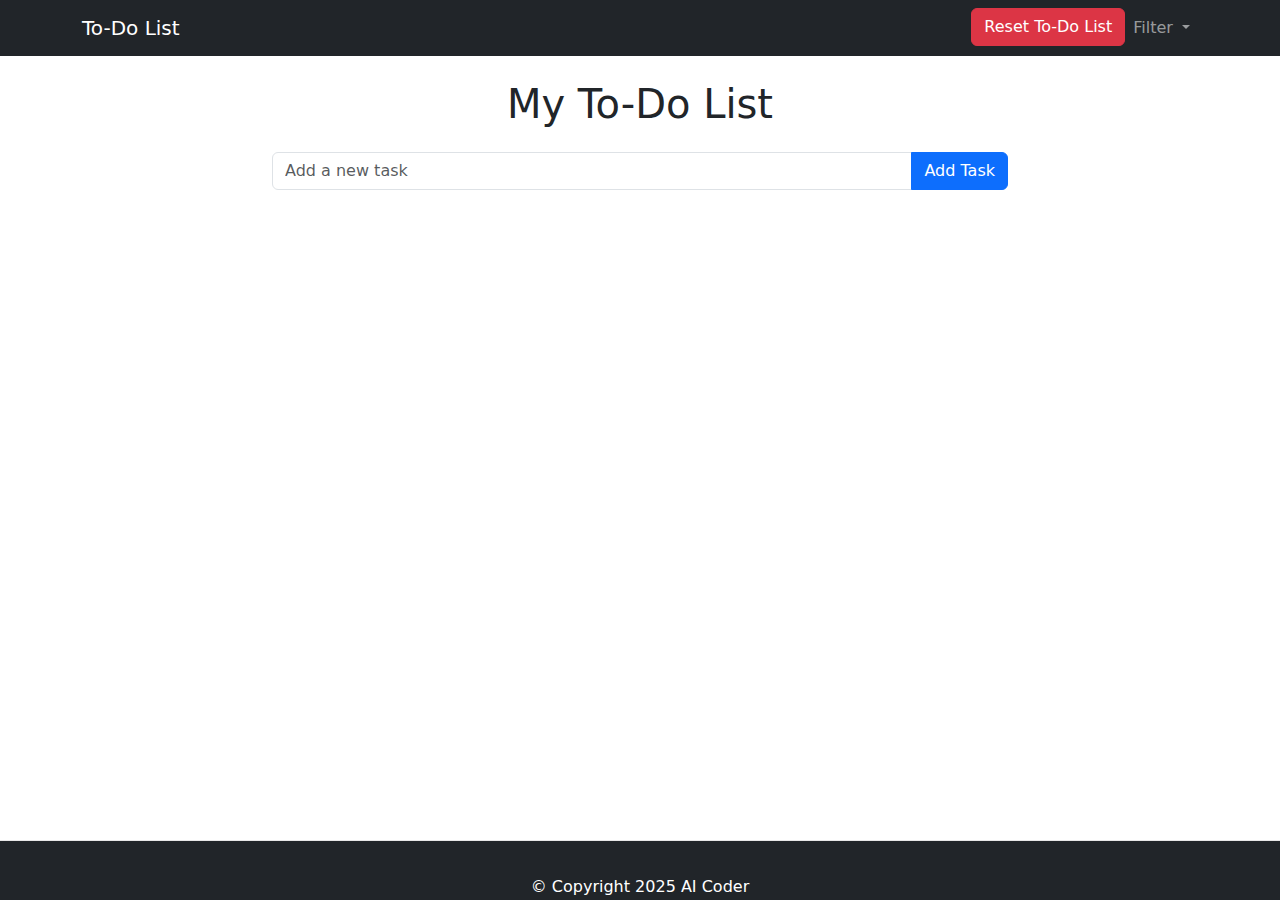
<file: SampleApps/TodoApp/index.html>
<!DOCTYPE html>
<html lang="en">
<head>
    <meta charset="UTF-8">
    <meta name="viewport" content="width=device-width, initial-scale=1.0">
    <title>To-Do App</title>
    <link href="https://cdn.jsdelivr.net/npm/bootstrap@5.3.2/dist/css/bootstrap.min.css" rel="stylesheet">
    <link rel="stylesheet" href="css/style.css">
</head>
<body>

    <nav class="navbar navbar-expand-lg navbar-dark bg-dark">
        <div class="container">
            <a class="navbar-brand" href="#">To-Do List</a>
            <button class="navbar-toggler" type="button" data-bs-toggle="collapse" data-bs-target="#navbarNav" aria-controls="navbarNav" aria-expanded="false" aria-label="Toggle navigation">
                <span class="navbar-toggler-icon"></span>
            </button>
            <div class="collapse navbar-collapse" id="navbarNav">
                <ul class="navbar-nav ms-auto">
                    <li class="nav-item">
                        <button id="resetBtn" class="btn btn-danger">Reset To-Do List</button>
                    </li>
                    <li class="nav-item dropdown">
                        <a class="nav-link dropdown-toggle" href="#" id="navbarDropdown" role="button" data-bs-toggle="dropdown" aria-expanded="false">
                            Filter
                        </a>
                        <ul class="dropdown-menu" aria-labelledby="navbarDropdown">
                            <li><a class="dropdown-item" id="filterAll" href="#">All</a></li>
                            <li><a class="dropdown-item" id="filterCompleted" href="#">Completed</a></li>
                            <li><a class="dropdown-item" id="filterPending" href="#">Pending</a></li>
                        </ul>
                    </li>
                </ul>
            </div>
        </div>
    </nav>

    <main class="container mt-4">
        <h1 class="text-center mb-4">My To-Do List</h1>

        <div class="row justify-content-center">
            <div class="col-md-8">
                <div class="input-group mb-3">
                    <input type="text" id="todoInput" class="form-control" placeholder="Add a new task">
                    <button class="btn btn-primary" id="addBtn">Add Task</button>
                </div>

                <ul id="todoList" class="list-group">
                    <!-- To-do items will be added here -->
                </ul>
            </div>
        </div>
    </main>

    <footer class="bg-dark text-white text-center py-3 mt-5">
        <div class="container">
            <p>&copy; Copyright 2025 AI Coder</p>
        </div>
    </footer>

    <script src="https://cdn.jsdelivr.net/npm/bootstrap@5.3.2/dist/js/bootstrap.bundle.min.js"></script>
    <script src="js/script.js"></script>
</body>
</html>
</file>
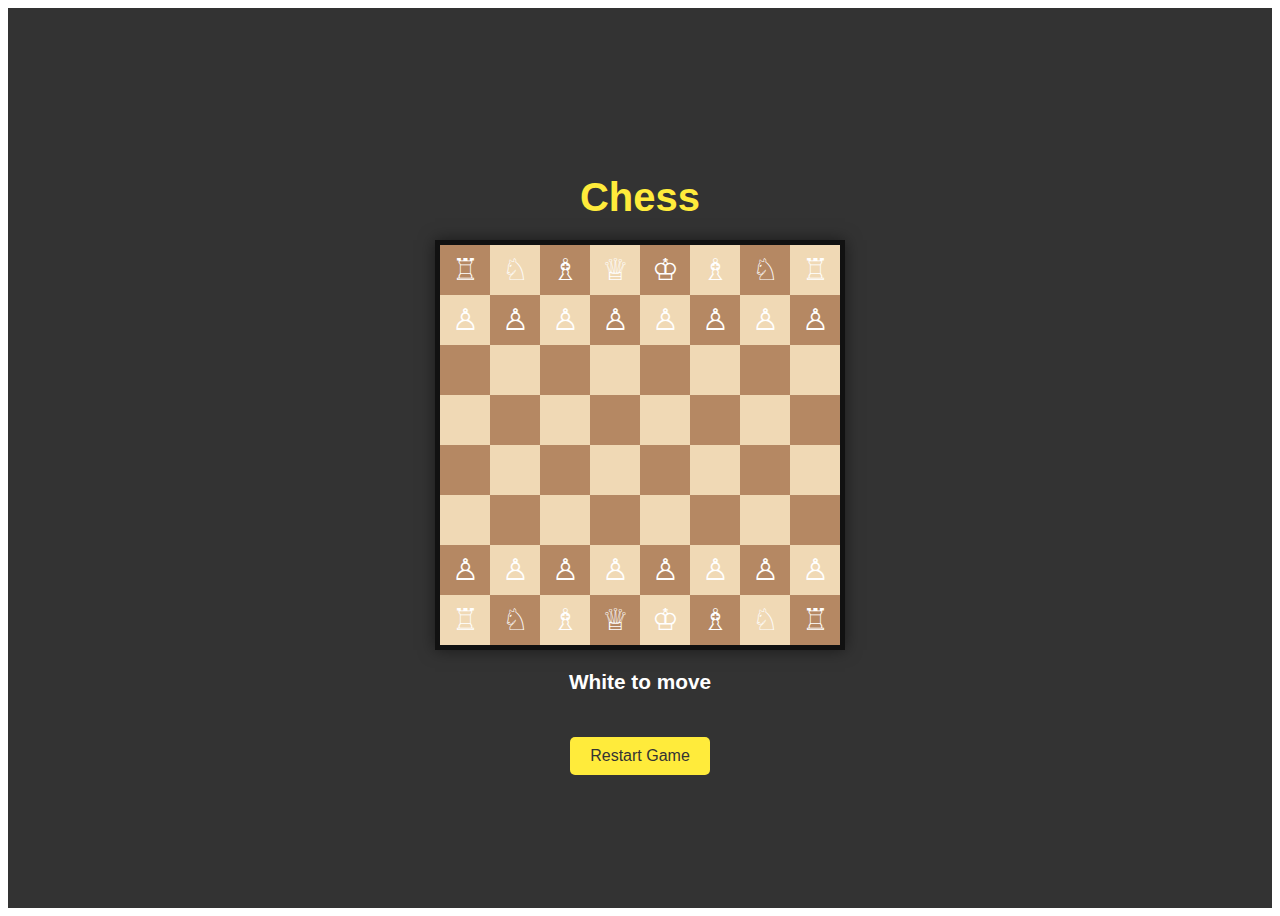
<file: SampleApps/MiniGamesHub/Games/Chess/index.html>
<!DOCTYPE html>
<html lang="en">
<head>
    <meta charset="UTF-8">
    <meta name="viewport" content="width=device-width, initial-scale=1.0">
    <title>Chess</title>
    <link rel="stylesheet" href="style.css">
</head>
<body>
    <div class="game-wrapper">
        <h2>Chess</h2>
        <div id="chess-board">
            <!-- Board squares and pieces will be generated by JS -->
        </div>
        <p id="game-message">White to move</p>
        <button id="restart-button">Restart Game</button>
    </div>
    <script src="script.js"></script>
</body>
</html>
</file>
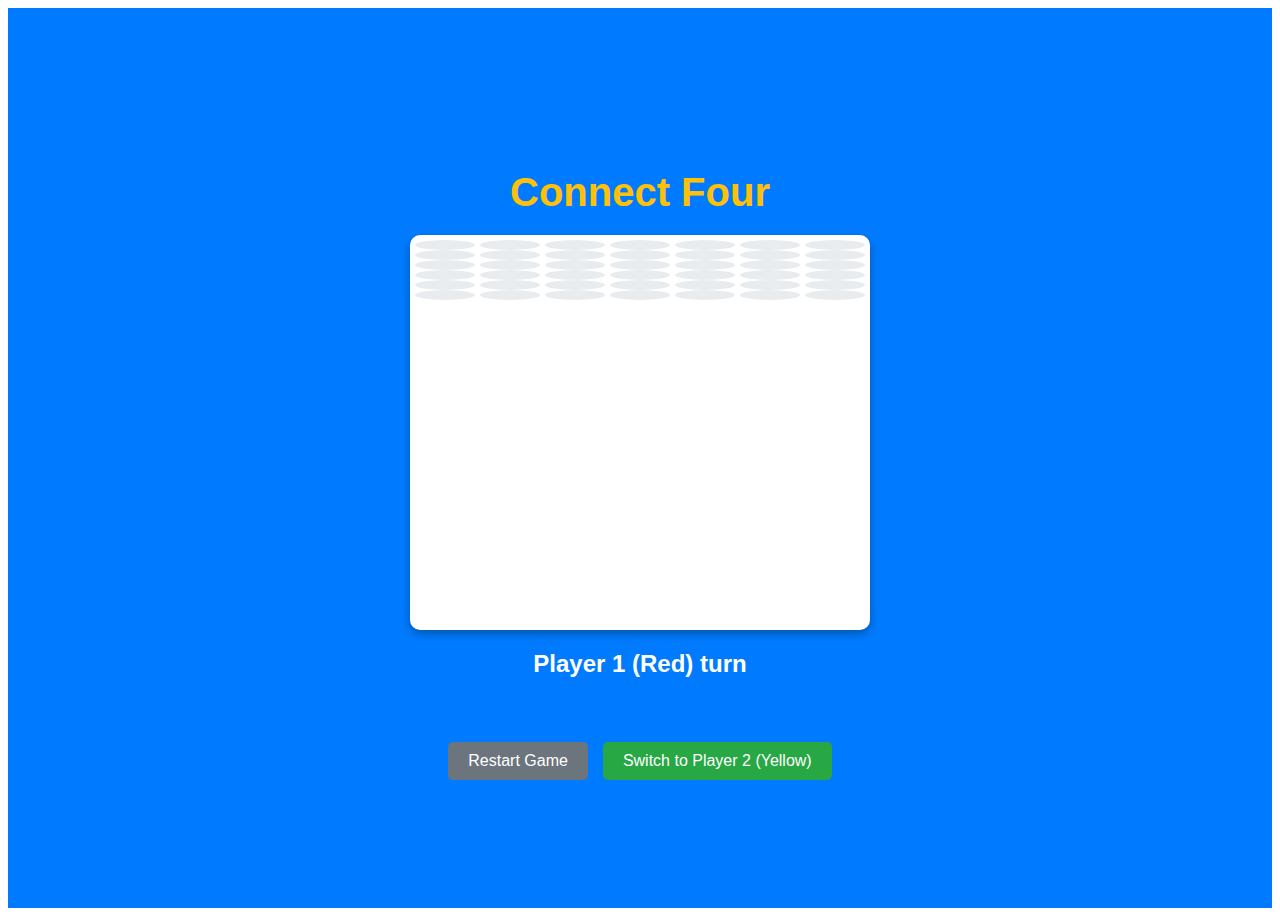
<file: SampleApps/MiniGamesHub/Games/ConnectFour/index.html>
<!DOCTYPE html>
<html lang="en">
<head>
    <meta charset="UTF-8">
    <meta name="viewport" content="width=device-width, initial-scale=1.0">
    <title>Connect Four</title>
    <link rel="stylesheet" href="style.css">
</head>
<body>
    <div class="game-wrapper">
        <h2>Connect Four</h2>
        <div id="game-board">
            <!-- Board will be generated by JS -->
        </div>
        <p id="game-message">Player 1 (Red) turn</p>
        <div class="controls">
            <button id="restart-button">Restart Game</button>
            <button id="change-player-btn">Switch to Player 2 (Yellow)</button>
        </div>
    </div>
    <script src="script.js"></script>
</body>
</html>
</file>
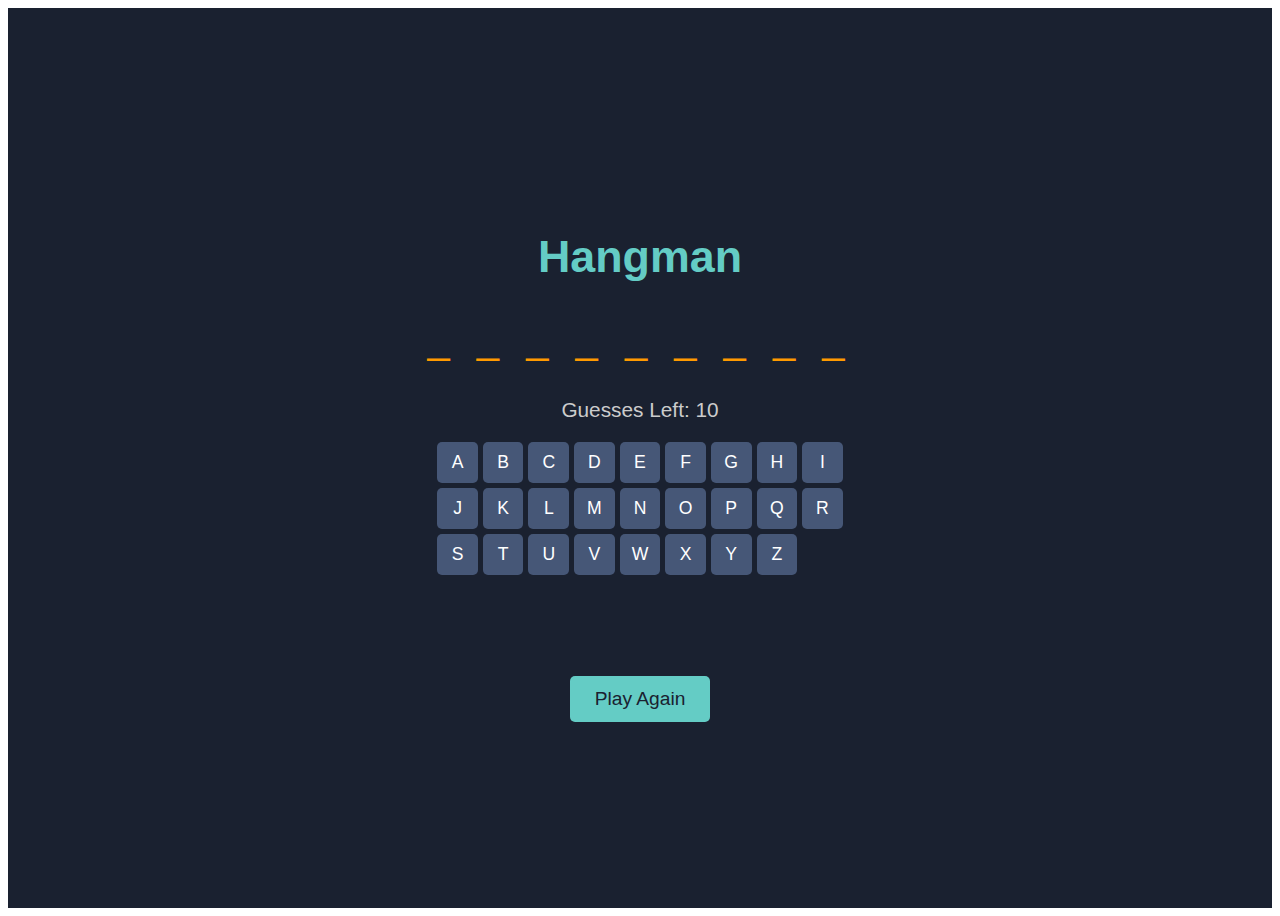
<file: SampleApps/MiniGamesHub/Games/Hangman/index.html>
<!DOCTYPE html html>
<html lang="en">
<head>
    <meta charset="UTF-8">
    <meta name="viewport" content="width=device-width, initial-scale=1.0">
    <title>Hangman</title>
    <link rel="stylesheet" href="style.css">
</head>
<body>
    <div class="game-wrapper">
        <h2>Hangman</h2>
        <div id="hangman-drawing">
            <svg width="200" height="250" viewBox="0 0 200 250">
                <!-- Gallows parts -->
                <line x1="50" y1="230" x2="150" y2="230" stroke="white" stroke-width="4"></line> <!-- Base -->
                <line x1="100" y1="230" x2="100" y2="30" stroke="white" stroke-width="4"></line>  <!-- Pole -->
                <line x1="100" y1="30" x2="150" y2="50" stroke="white" stroke-width="4"></line>   <!-- Rope -->
                <line x1="150" y1="50" x2="150" y2="80" stroke="white" stroke-width="3"></line>   <!-- Head support -->
                <!-- Head, Body, Arms, Legs will be drawn based on incorrect guesses -->
            </svg>
        </div>
        <div id="word-display">
            <!-- Word will be displayed here -->
        </div>
        <p id="guesses-left">Guesses Left: 10</p>
        <div id="keyboard">
            <!-- Keyboard buttons will be generated here -->
        </div>
        <p id="message"></p>
        <button id="restart-button">Play Again</button>
    </div>
    <script src="script.js"></script>
</body>
</html>
</file>
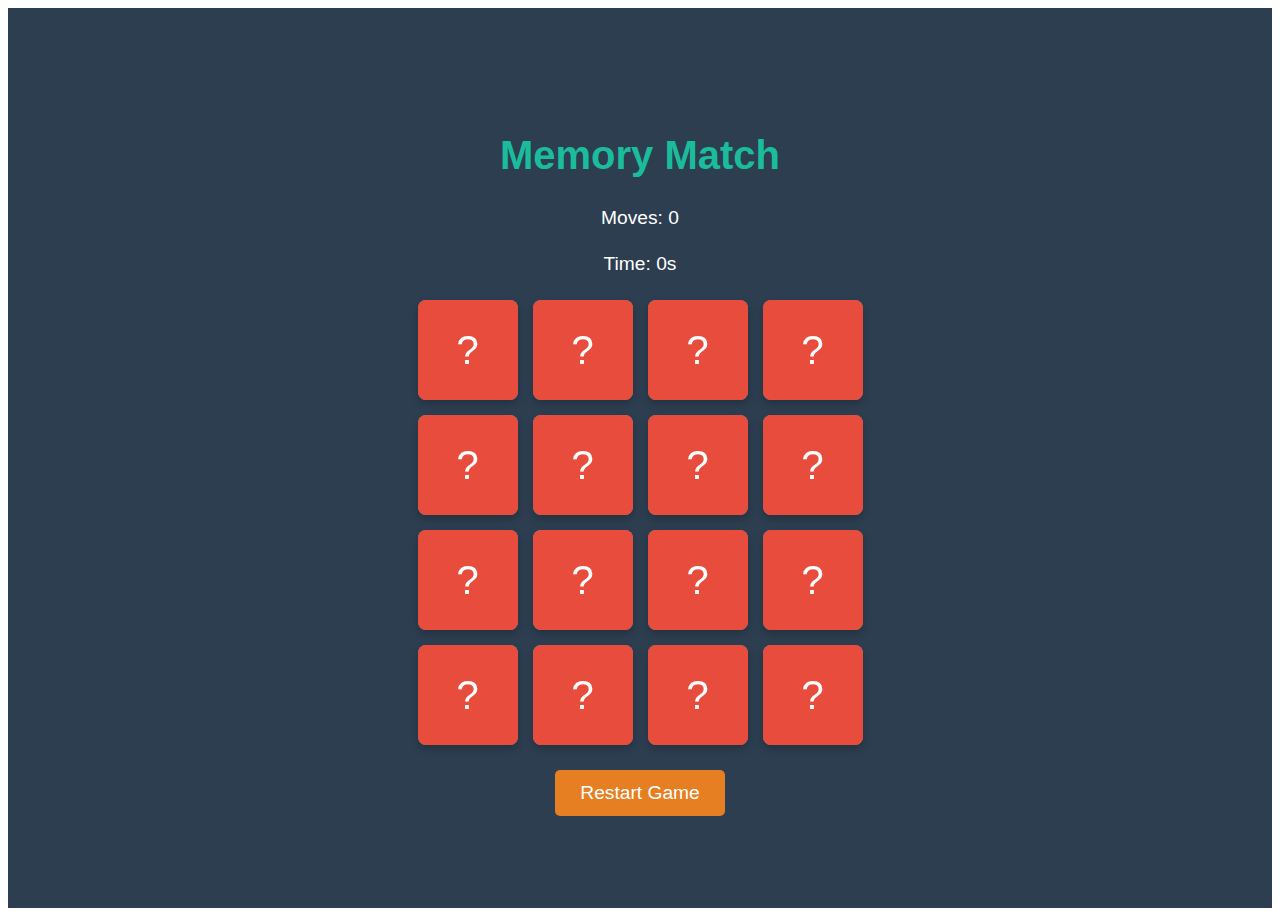
<file: SampleApps/MiniGamesHub/Games/MemoryMatch/index.html>
<!DOCTYPE html>
<html lang="en">
<head>
    <meta charset="UTF-8">
    <meta name="viewport" content="width=device-width, initial-scale=1.0">
    <title>Memory Match</title>
    <link rel="stylesheet" href="style.css">
</head>
<body>
    <div class="game-wrapper">
        <h2>Memory Match</h2>
        <p id="moves">Moves: 0</p>
        <p id="timer">Time: 0s</p>
        <div id="game-board">
            <!-- Cards will be generated by JS -->
        </div>
        <button id="restart-button">Restart Game</button>
    </div>
    <script src="script.js"></script>
</body>
</html>
</file>
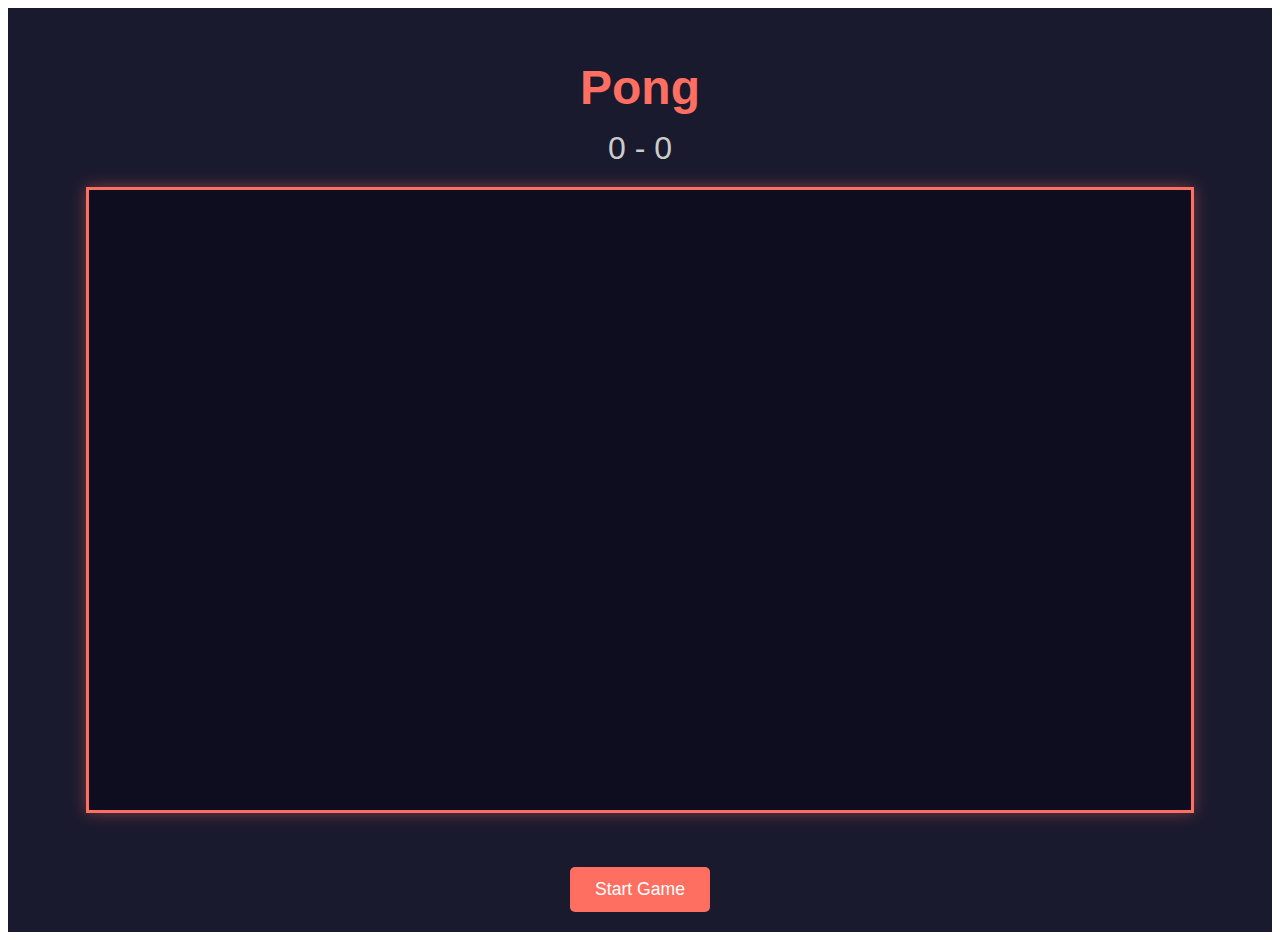
<file: SampleApps/MiniGamesHub/Games/Pong/index.html>
<!DOCTYPE html>
<html lang="en">
<head>
    <meta charset="UTF-8">
    <meta name="viewport" content="width=device-width, initial-scale=1.0">
    <title>Pong</title>
    <link rel="stylesheet" href="style.css">
</head>
<body>
    <div class="game-wrapper">
        <h1>Pong</h1>
        <div class="score-display">
            <span id="player1-score">0</span> - <span id="player2-score">0</span>
        </div>
        <canvas id="pong-canvas"></canvas>
        <p id="message"></p>
        <button id="start-button">Start Game</button>
        <button id="restart-button" style="display: none;">Play Again</button>
    </div>
    <script src="script.js"></script>
</body>
</html>
</file>
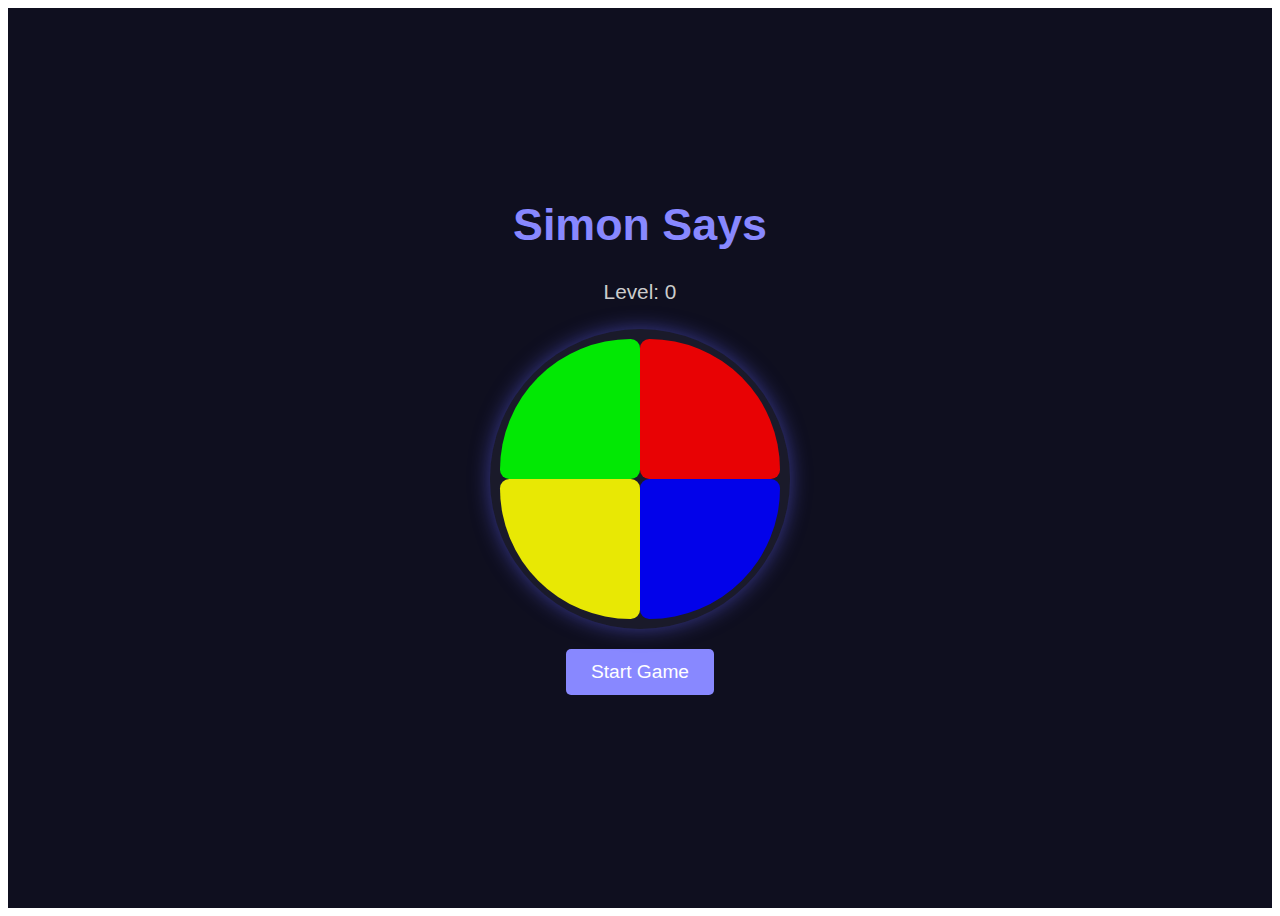
<file: SampleApps/MiniGamesHub/Games/SimonSays/index.html>
<!DOCTYPE html>
<html lang="en">
<head>
    <meta charset="UTF-8">
    <meta name="viewport" content="width=device-width, initial-scale=1.0">
    <title>Simon Says</title>
    <link rel="stylesheet" href="style.css">
</head>
<body>
    <div class="game-wrapper">
        <h2>Simon Says</h2>
        <p id="level">Level: 0</p>
        <div id="simon-board">
            <div class="simon-pad" id="pad-green" data-color="green"></div>
            <div class="simon-pad" id="pad-red" data-color="red"></div>
            <div class="simon-pad" id="pad-yellow" data-color="yellow"></div>
            <div class="simon-pad" id="pad-blue" data-color="blue"></div>
        </div>
        <button id="start-button">Start Game</button>
        <button id="restart-button">Play Again</button>
        <p id="message"></p>
    </div>
    <script src="script.js"></script>
</body>
</html>
</file>
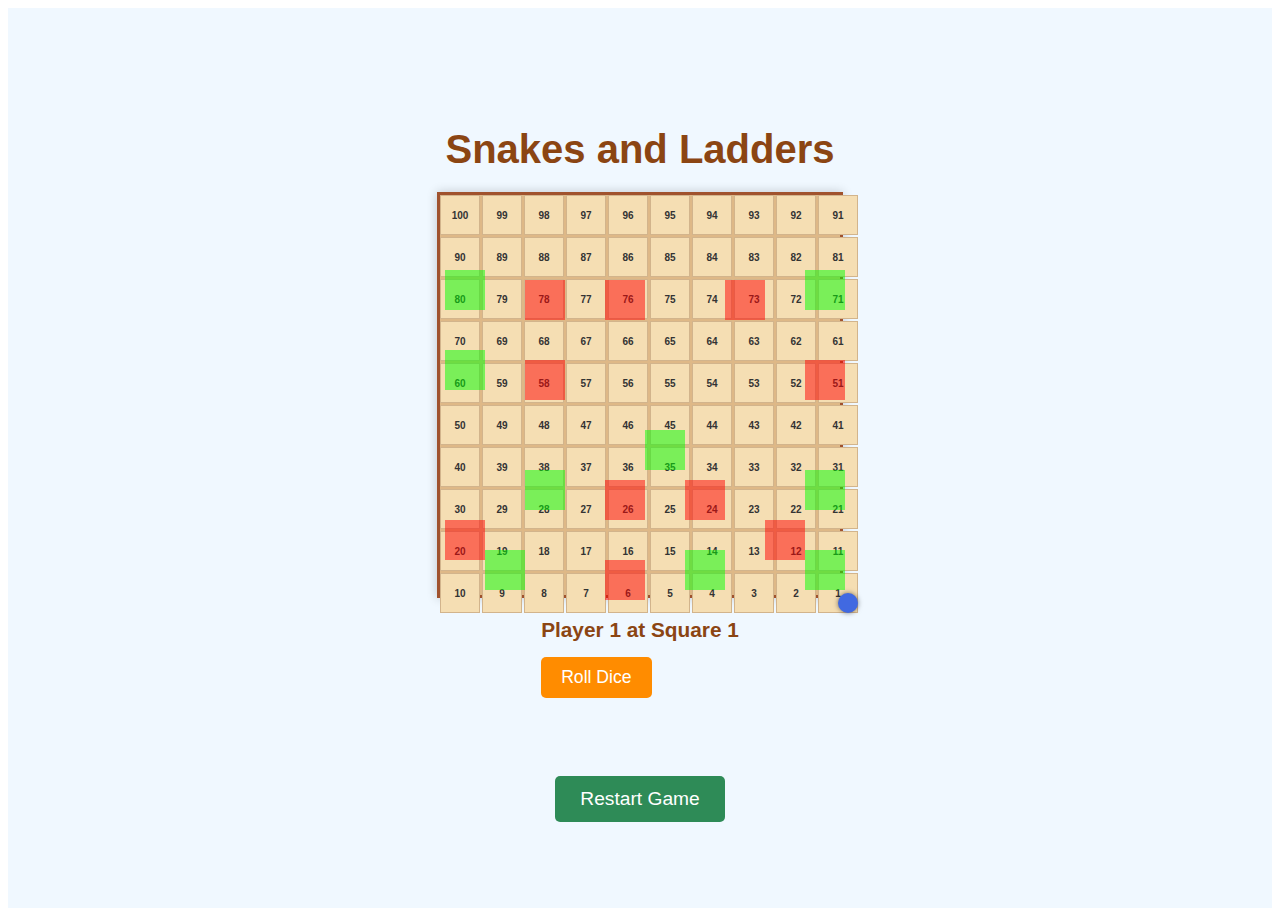
<file: SampleApps/MiniGamesHub/Games/SnakesAndLadders/index.html>
<!DOCTYPE html>
<html lang="en">
<head>
    <meta charset="UTF-8">
    <meta name="viewport" content="width=device-width, initial-scale=1.0">
    <title>Snakes and Ladders</title>
    <link rel="stylesheet" href="style.css">
</head>
<body>
    <div class="game-wrapper">
        <h2>Snakes and Ladders</h2>
        <div id="game-area">
            <div id="game-board">
                <!-- Board cells will be generated by JS -->
            </div>
            <div id="player-controls">
                <div id="player-info">Player 1 at Square 1</div>
                <button id="roll-dice-btn">Roll Dice</button>
            </div>
        </div>
        <p id="game-message"></p>
        <button id="restart-button">Restart Game</button>
    </div>
    <script src="script.js"></script>
</body>
</html>
</file>
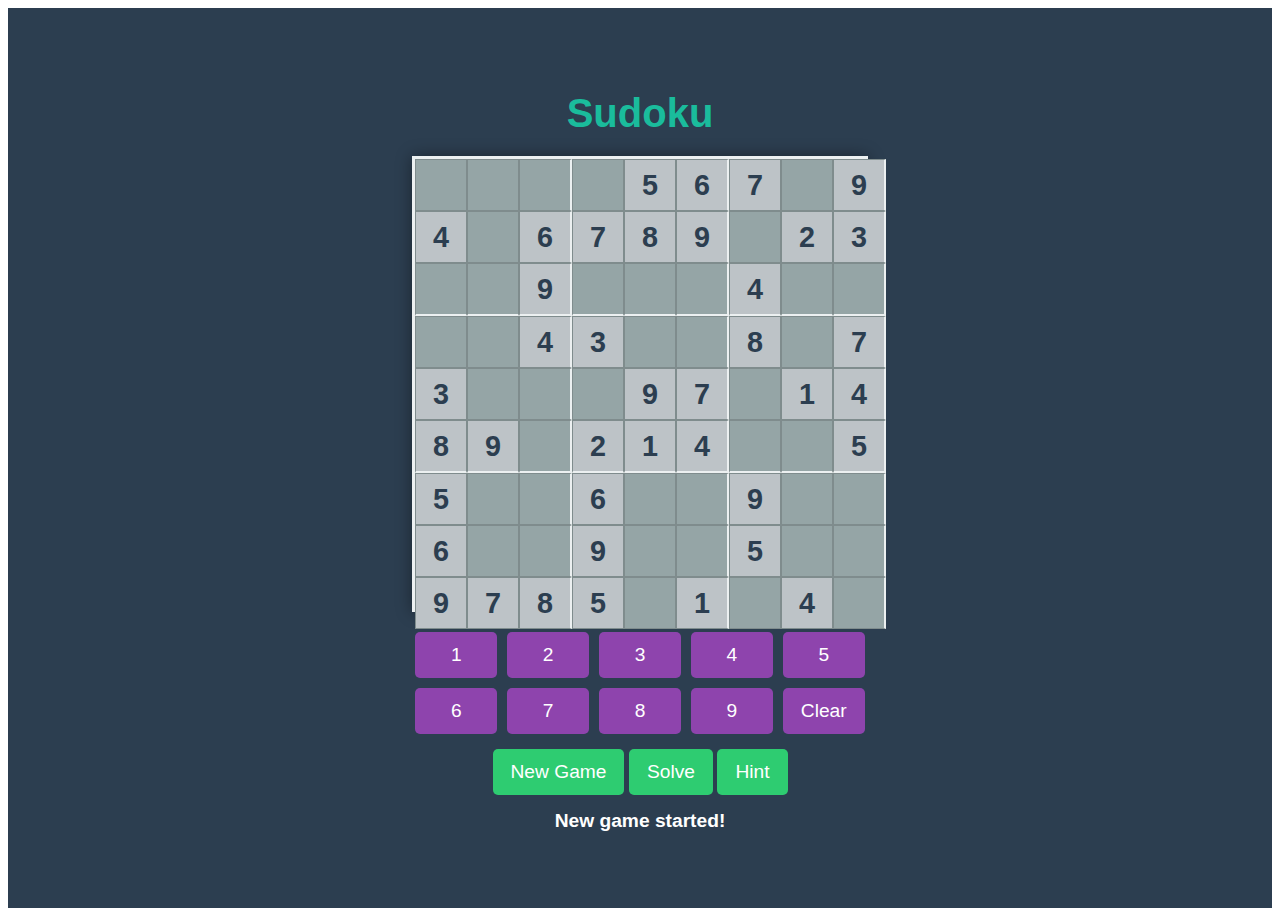
<file: SampleApps/MiniGamesHub/Games/Sudoku/index.html>
<!DOCTYPE html>
<html lang="en">
<head>
    <meta charset="UTF-8">
    <meta name="viewport" content="width=device-width, initial-scale=1.0">
    <title>Sudoku</title>
    <link rel="stylesheet" href="style.css">
</head>
<body>
    <div class="game-wrapper">
        <h2>Sudoku</h2>
        <div id="sudoku-board">
            <!-- Board will be generated by JS -->
        </div>
        <div class="controls">
            <div class="number-pad">
                <button data-num="1">1</button>
                <button data-num="2">2</button>
                <button data-num="3">3</button>
                <button data-num="4">4</button>
                <button data-num="5">5</button>
                <button data-num="6">6</button>
                <button data-num="7">7</button>
                <button data-num="8">8</button>
                <button data-num="9">9</button>
                <button data-num="0">Clear</button>
            </div>
            <div class="game-options">
                <button id="generate-button">New Game</button>
                <button id="solve-button">Solve</button>
                <button id="hint-button">Hint</button>
            </div>
        </div>
        <p id="game-message"></p>
    </div>
    <script src="script.js"></script>
</body>
</html>
</file>
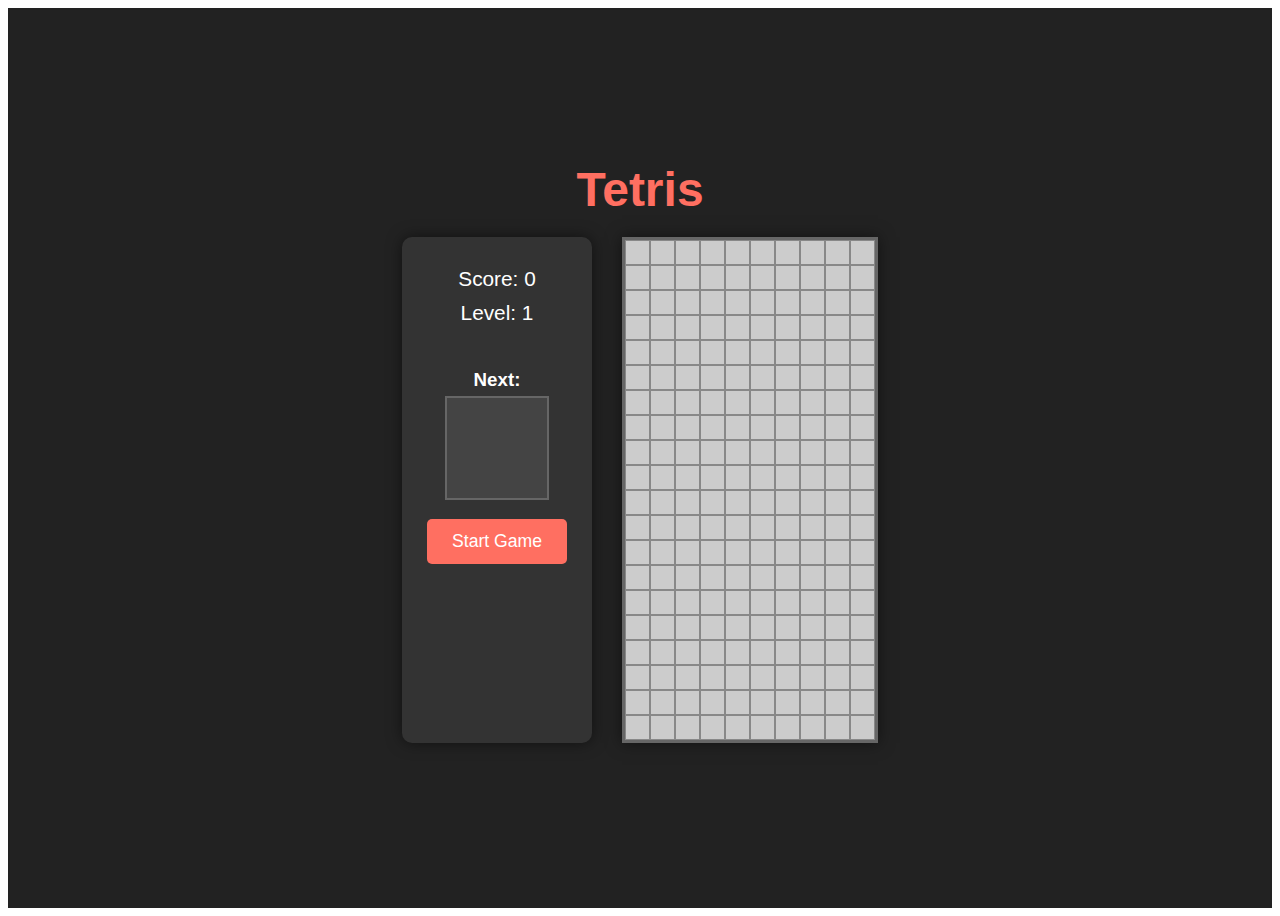
<file: SampleApps/MiniGamesHub/Games/Tetris/index.html>
<!DOCTYPE html>
<html lang="en">
<head>
    <meta charset="UTF-8">
    <meta name="viewport" content="width=device-width, initial-scale=1.0">
    <title>Tetris</title>
    <link rel="stylesheet" href="style.css">
</head>
<body>
    <div class="game-wrapper">
        <h1>Tetris</h1>
        <div class="game-container">
            <div class="left-panel">
                <p>Score: <span id="score">0</span></p>
                <p>Level: <span id="level">1</span></p>
                <div id="next-piece-display">
                    <h3>Next:</h3>
                    <canvas id="next-piece-canvas"></canvas>
                </div>
                <button id="start-button">Start Game</button>
                <button id="restart-button" style="display: none;">Play Again</button>
            </div>
            <div id="tetris-board"></div>
        </div>
        <p id="message"></p>
    </div>
    <script src="script.js"></script>
</body>
</html>
</file>
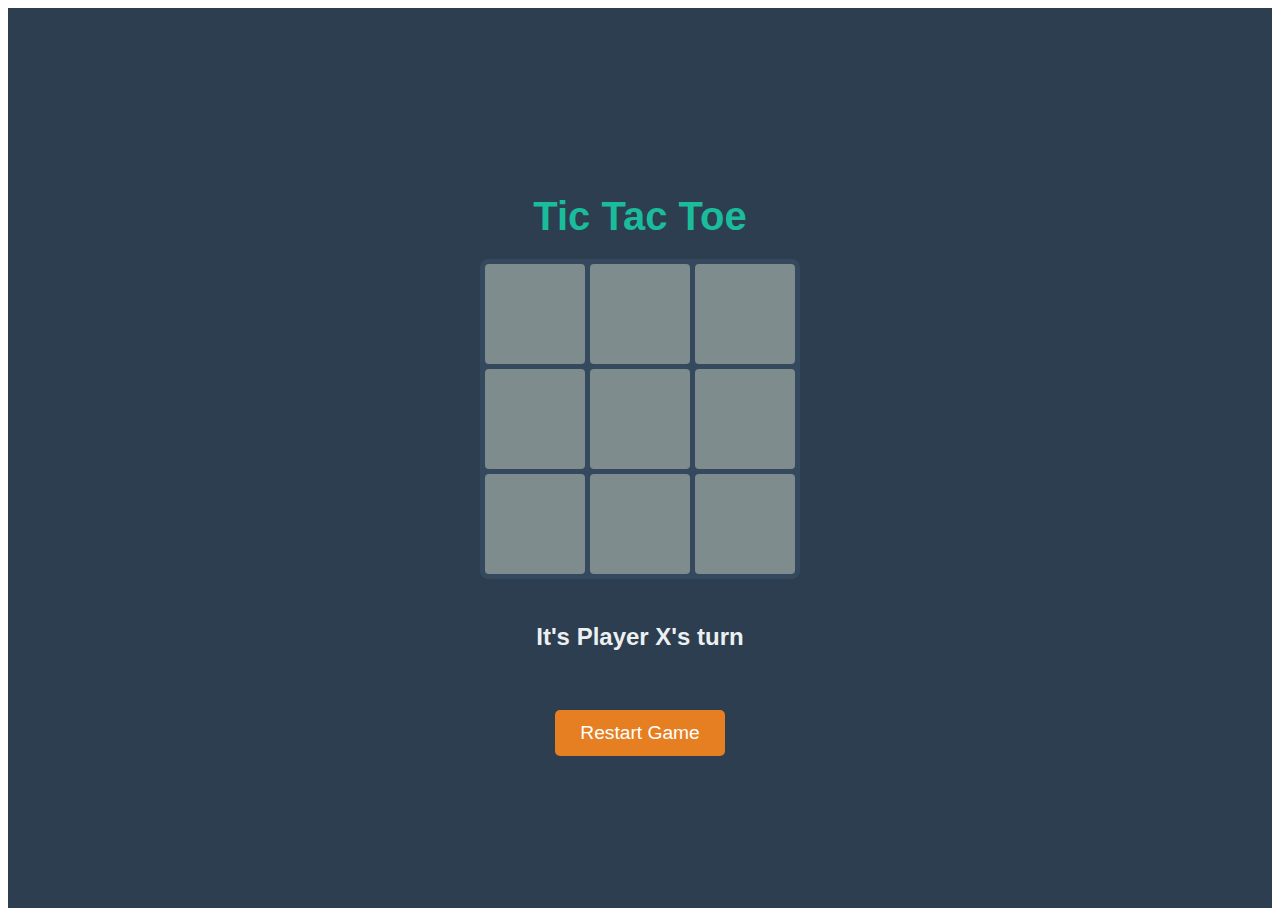
<file: SampleApps/MiniGamesHub/Games/TicTacToe/index.html>
<!DOCTYPE html>
<html lang="en">
<head>
    <meta charset="UTF-8">
    <meta name="viewport" content="width=device-width, initial-scale=1.0">
    <title>Tic Tac Toe</title>
    <link rel="stylesheet" href="style.css">
</head>
<body>
    <div class="game-wrapper">
        <h2>Tic Tac Toe</h2>
        <div id="game-board">
            <div class="cell" data-index="0"></div>
            <div class="cell" data-index="1"></div>
            <div class="cell" data-index="2"></div>
            <div class="cell" data-index="3"></div>
            <div class="cell" data-index="4"></div>
            <div class="cell" data-index="5"></div>
            <div class="cell" data-index="6"></div>
            <div class="cell" data-index="7"></div>
            <div class="cell" data-index="8"></div>
        </div>
        <p id="game-message"></p>
        <button id="restart-button">Restart Game</button>
    </div>
    <script src="script.js"></script>
</body>
</html>
</file>
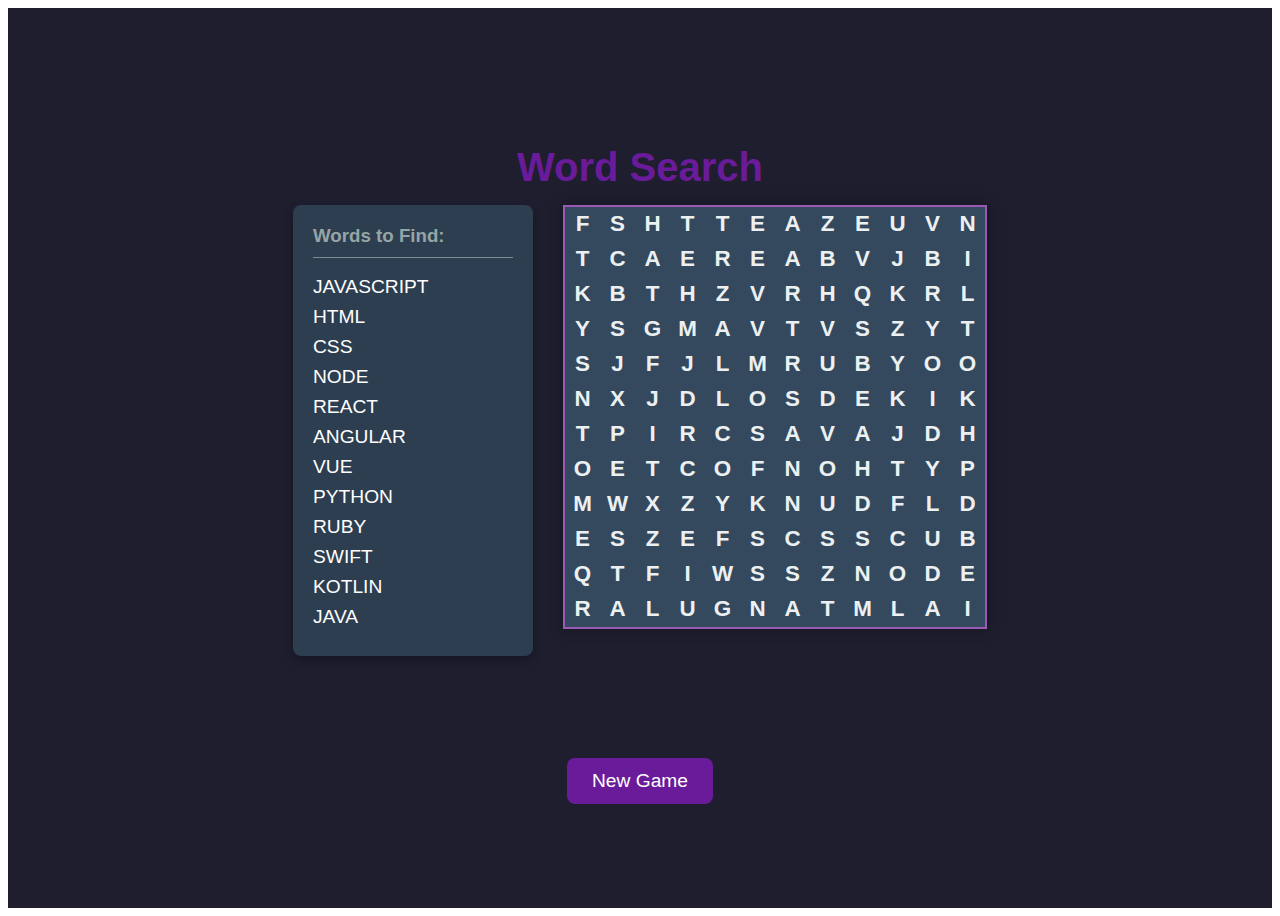
<file: SampleApps/MiniGamesHub/Games/WordSearch/index.html>
<!DOCTYPE html>
<html lang="en">
<head>
    <meta charset="UTF-8">
    <meta name="viewport" content="width=device-width, initial-scale=1.0">
    <title>Word Search</title>
    <link rel="stylesheet" href="style.css">
</head>
<body>
    <div class="game-wrapper">
        <h2>Word Search</h2>
        <div id="game-area">
            <div id="word-list">
                <h3>Words to Find:</h3>
                <ul id="words">
                    <!-- Word list will be generated here -->
                </ul>
            </div>
            <div id="grid-container">
                <div id="word-search-grid">
                    <!-- Grid cells will be generated here -->
                </div>
            </div>
        </div>
        <p id="message"></p>
        <button id="restart-button">New Game</button>
    </div>
    <script src="script.js"></script>
</body>
</html>
</file>
<file: SampleApps/TodoApp/css/style.css>
body {
    padding-top: 56px; /* Adjust based on your navbar height */
    padding-bottom: 60px; /* Add padding to the bottom of the body to make space for the footer */
    position: relative;
    min-height: 100vh; /* Ensure body takes at least full viewport height */
    box-sizing: border-box; /* Include padding and border in the element's total width and height */
}

.navbar {
    position: fixed;
    top: 0;
    width: 100%;
    z-index: 1000;
}

.content-wrapper {
    padding-top: 10px; /* Add some space between the navbar and the content */
}

.list-group-item {
    display: flex;
    justify-content: space-between;
    align-items: center;
}

footer {
    position: absolute;
    bottom: 0;
    width: 100%;
    height: 60px; /* Set a fixed height for the footer */
    background-color: #f8f9fa;
    text-align: center;
    line-height: 60px; /* Vertically center text */
    border-top: 1px solid #e7e7e7;
}
</file>
<file: SampleApps/MiniGamesHub/Games/Chess/style.css>
.game-wrapper {
    display: flex;
    flex-direction: column;
    align-items: center;
    justify-content: center;
    min-height: 100vh;
    background-color: #333;
    color: white;
    font-family: 'Arial', sans-serif;
    padding: 20px;
    box-sizing: border-box;
}

h2 {
    margin-bottom: 20px;
    font-size: 2.5rem;
    color: #ffeb3b; /* Yellow */
}

#chess-board {
    display: grid;
    grid-template-columns: repeat(8, 50px);
    grid-template-rows: repeat(8, 50px);
    border: 5px solid #111;
    box-shadow: 0 0 15px rgba(0,0,0,0.5);
}

.square {
    width: 50px;
    height: 50px;
    display: flex;
    justify-content: center;
    align-items: center;
    font-size: 30px; /* Piece size */
    user-select: none;
}

.square.light {
    background-color: #f0d9b5; /* Light wood color */
}

.square.dark {
    background-color: #b58863; /* Dark wood color */
}

.piece {
    cursor: grab;
    transition: transform 0.2s ease;
}

.piece.selected {
    border: 3px solid #00ff00; /* Green outline for selected piece */
    border-radius: 3px;
}

.valid-move {
    position: relative;
}

.valid-move::after {
    content: '';
    position: absolute;
    top: 50%;
    left: 50%;
    width: 15px;
    height: 15px;
    background-color: rgba(0, 255, 0, 0.7);
    border-radius: 50%;
    transform: translate(-50%, -50%);
    pointer-events: none;
}

.valid-move.capture::after {
    background-color: rgba(255, 0, 0, 0.7);
}

#game-message {
    margin-top: 20px;
    font-size: 1.3rem;
    font-weight: bold;
    min-height: 1.5em;
}

#restart-button {
    padding: 10px 20px;
    font-size: 1rem;
    background-color: #ffeb3b; /* Yellow */
    color: #333;
    border: none;
    border-radius: 5px;
    cursor: pointer;
    transition: background-color 0.3s ease, transform 0.2s ease;
    margin-top: 15px;
}

#restart-button:hover {
    background-color: #fbc02d;
    transform: translateY(-2px);
}

/* Responsive adjustments */
@media (max-width: 768px) {
    #chess-board {
        grid-template-columns: repeat(8, 40px);
        grid-template-rows: repeat(8, 40px);
    }
    .square {
        font-size: 24px;
    }
    .valid-move::after {
        width: 12px;
        height: 12px;
    }
}

@media (max-width: 480px) {
    h2 {
        font-size: 2rem;
    }
    #chess-board {
        grid-template-columns: repeat(8, 30px);
        grid-template-rows: repeat(8, 30px);
    }
    .square {
        font-size: 18px;
    }
    .valid-move::after {
        width: 10px;
        height: 10px;
    }
    #game-message {
        font-size: 1.1rem;
    }
    #restart-button {
        font-size: 0.9rem;
        padding: 8px 16px;
    }
}
</file>
<file: SampleApps/MiniGamesHub/Games/ConnectFour/style.css>
.game-wrapper {
    display: flex;
    flex-direction: column;
    align-items: center;
    justify-content: center;
    min-height: 100vh;
    background-color: #007bff; /* Blue background */
    color: white;
    font-family: 'Arial', sans-serif;
    padding: 20px;
    box-sizing: border-box;
}

h2 {
    margin-bottom: 20px;
    font-size: 2.5rem;
    color: #ffc107; /* Yellow */
}

#game-board {
    display: grid;
    grid-template-columns: repeat(7, 60px); /* 7 columns */
    grid-template-rows: repeat(6, 60px);    /* 6 rows */
    gap: 5px;
    background-color: #ffffff; /* White board background */
    border-radius: 10px;
    padding: 5px;
    box-shadow: 0 4px 10px rgba(0,0,0,0.3);
}

.column {
    display: flex;
    flex-direction: column-reverse; /* To stack from bottom */
    cursor: pointer;
}

.slot {
    width: 60px;
    height: 60px;
    background-color: #e9ecef; /* Light gray for empty slots */
    border-radius: 50%;
    display: flex;
    justify-content: center;
    align-items: center;
    transition: background-color 0.3s ease;
}

.slot.red {
    background-color: #dc3545; /* Red for Player 1 */
}

.slot.yellow {
    background-color: #ffc107; /* Yellow for Player 2 */
}

#game-message {
    margin-top: 20px;
    font-size: 1.5rem;
    font-weight: bold;
    min-height: 2em;
    text-align: center;
}

.controls {
    margin-top: 20px;
    display: flex;
    gap: 15px;
}

button {
    padding: 10px 20px;
    font-size: 1rem;
    border: none;
    border-radius: 5px;
    cursor: pointer;
    transition: background-color 0.3s ease, transform 0.2s ease;
}

#restart-button {
    background-color: #6c757d; /* Secondary button */
    color: white;
}

#restart-button:hover {
    background-color: #5a6268;
    transform: translateY(-2px);
}

#change-player-btn {
    background-color: #28a745; /* Green for action */
    color: white;
}

#change-player-btn:hover {
    background-color: #218838;
    transform: translateY(-2px);
}

/* Responsive adjustments */
@media (max-width: 768px) {
    #game-board {
        grid-template-columns: repeat(7, 50px);
        grid-template-rows: repeat(6, 50px);
    }
    .slot {
        width: 50px;
        height: 50px;
    }
    h2 {
        font-size: 2rem;
    }
    #game-message {
        font-size: 1.2rem;
    }
    button {
        font-size: 0.9rem;
        padding: 8px 16px;
    }
}

@media (max-width: 480px) {
    #game-board {
        grid-template-columns: repeat(7, 40px);
        grid-template-rows: repeat(6, 40px);
    }
    .slot {
        width: 40px;
        height: 40px;
    }
    h2 {
        font-size: 1.8rem;
    }
    .controls {
        flex-direction: column;
        align-items: center;
    }
}
</file>
<file: SampleApps/MiniGamesHub/Games/Hangman/style.css>
.game-wrapper {
    display: flex;
    flex-direction: column;
    align-items: center;
    justify-content: center;
    min-height: 100vh;
    background-color: #1a2130;
    color: white;
    font-family: 'Arial', sans-serif;
    padding: 20px;
    box-sizing: border-box;
}

h2 {
    margin-bottom: 15px;
    font-size: 2.8rem;
    color: #64ccc5;
}

#hangman-drawing {
    margin-bottom: 20px;
}

#hangman-drawing svg {
    border: 1px solid #64ccc5;
    background-color: #1e2738;
}

#word-display {
    display: flex;
    justify-content: center;
    margin-bottom: 15px;
    font-size: 2.5rem;
    letter-spacing: 8px;
    color: #ff9a00;
}

#guesses-left {
    font-size: 1.3rem;
    color: #ccc;
    margin-bottom: 20px;
}

#keyboard {
    display: grid;
    grid-template-columns: repeat(9, 1fr);
    gap: 5px;
    max-width: 450px;
    margin: 0 auto;
}

.key {
    padding: 10px 12px;
    font-size: 1.1rem;
    background-color: #465777;
    color: white;
    border: none;
    border-radius: 5px;
    cursor: pointer;
    transition: background-color 0.2s ease, transform 0.1s ease;
    text-align: center;
}

.key:hover {
    background-color: #5d77a4;
}

.key:active {
    transform: scale(0.95);
}

.key.disabled {
    background-color: #2a3a54;
    cursor: not-allowed;
}

#message {
    margin-top: 25px;
    font-size: 1.4rem;
    font-weight: bold;
    min-height: 1.5em;
    color: #ff9a00;
}

#restart-button {
    padding: 12px 25px;
    font-size: 1.2rem;
    background-color: #64ccc5;
    color: #1a2130;
    border: none;
    border-radius: 5px;
    cursor: pointer;
    transition: background-color 0.3s ease, transform 0.2s ease;
    margin-top: 20px;
}

#restart-button:hover {
    background-color: #4dd0e1;
    transform: translateY(-2px);
}

/* SVG parts for hangman */
.hangman-part {
    stroke: white;
    stroke-width: 4;
    fill: none;
}

.head {
    stroke-width: 5;
}

.body {
    stroke-width: 4;
}

.arm {
    stroke-width: 3;
}

.leg {
    stroke-width: 3;
}

/* Responsive adjustments */
@media (max-width: 768px) {
    h2 {
        font-size: 2.2rem;
    }
    #hangman-drawing svg {
        width: 150px;
        height: 200px;
    }
    #word-display {
        font-size: 2rem;
        letter-spacing: 6px;
    }
    #guesses-left {
        font-size: 1.1rem;
    }
    .key {
        padding: 8px 10px;
        font-size: 1rem;
    }
}

@media (max-width: 480px) {
    h2 {
        font-size: 2rem;
    }
    #hangman-drawing svg {
        width: 120px;
        height: 170px;
    }
    #word-display {
        font-size: 1.8rem;
        letter-spacing: 4px;
    }
    #guesses-left {
        font-size: 1rem;
    }
    #keyboard {
        grid-template-columns: repeat(7, 1fr);
        gap: 3px;
    }
    .key {
        padding: 6px 8px;
        font-size: 0.9rem;
    }
    #message {
        font-size: 1.2rem;
    }
    #restart-button {
        font-size: 1rem;
        padding: 10px 20px;
    }
}
</file>
<file: SampleApps/MiniGamesHub/Games/MemoryMatch/style.css>
.game-wrapper {
    display: flex;
    flex-direction: column;
    align-items: center;
    justify-content: center;
    min-height: 100vh;
    background-color: #2c3e50;
    color: white;
    font-family: 'Arial', sans-serif;
    padding: 20px;
    box-sizing: border-box;
}

h2 {
    margin-bottom: 10px;
    font-size: 2.5rem;
    color: #1abc9c;
}

#moves, #timer {
    font-size: 1.2rem;
    margin-bottom: 5px;
}

#game-board {
    display: grid;
    grid-template-columns: repeat(4, 100px); /* Default 4x4 grid */
    grid-template-rows: repeat(4, 100px);
    gap: 15px;
    margin-top: 20px;
    perspective: 1000px;
}

.card {
    width: 100px;
    height: 100px;
    background-color: #7f8c8d;
    border-radius: 8px;
    cursor: pointer;
    display: flex;
    justify-content: center;
    align-items: center;
    font-size: 2.5rem;
    transition: transform 0.6s;
    transform-style: preserve-3d;
    box-shadow: 0 4px 8px rgba(0,0,0,0.2);
}

.card.flipped {
    transform: rotateY(180deg);
    background-color: #ecf0f1;
}

.card .front, .card .back {
    position: absolute;
    width: 100%;
    height: 100%;
    backface-visibility: hidden;
    display: flex;
    justify-content: center;
    align-items: center;
    border-radius: 8px;
}

.card .front {
    background-color: #e74c3c; /* Red front */
    color: white;
}

.card .back {
    background-color: #3498db; /* Blue back */
    color: white;
    transform: rotateY(180deg);
}

.card.matched {
    visibility: hidden; /* Hide matched cards */
}

#restart-button {
    padding: 12px 25px;
    font-size: 1.2rem;
    background-color: #e67e22;
    color: white;
    border: none;
    border-radius: 5px;
    cursor: pointer;
    transition: background-color 0.3s ease, transform 0.2s ease;
    margin-top: 25px;
}

#restart-button:hover {
    background-color: #d35400;
    transform: translateY(-2px);
}

/* Responsive adjustments */
@media (max-width: 768px) {
    #game-board {
        grid-template-columns: repeat(4, 80px);
        grid-template-rows: repeat(4, 80px);
    }
    .card {
        font-size: 2rem;
        width: 80px;
        height: 80px;
    }
    h2 {
        font-size: 2rem;
    }
    #moves, #timer {
        font-size: 1.1rem;
    }
}

@media (max-width: 480px) {
    #game-board {
        grid-template-columns: repeat(3, 70px);
        grid-template-rows: repeat(3, 70px);
        gap: 10px;
    }
    .card {
        font-size: 1.8rem;
        width: 70px;
        height: 70px;
    }
    h2 {
        font-size: 1.8rem;
    }
    #moves, #timer {
        font-size: 1rem;
    }
    #restart-button {
        font-size: 1rem;
        padding: 10px 20px;
    }
}
</file>
<file: SampleApps/MiniGamesHub/Games/Pong/style.css>
.game-wrapper {
    display: flex;
    flex-direction: column;
    align-items: center;
    justify-content: center;
    min-height: 100vh;
    background-color: #1a1a2e;
    color: white;
    font-family: 'Arial', sans-serif;
    padding: 20px;
    box-sizing: border-box;
}

h1 {
    font-size: 3rem;
    color: #ff6f61;
    margin-bottom: 15px;
}

.score-display {
    font-size: 2rem;
    margin-bottom: 20px;
    color: #ccc;
}

#pong-canvas {
    border: 3px solid #ff6f61;
    background-color: #0d0d1f;
    box-shadow: 0 0 15px rgba(255, 111, 97, 0.4);
    max-width: 90%; /* Responsive canvas */
}

button {
    padding: 12px 25px;
    font-size: 1.1rem;
    border: none;
    border-radius: 5px;
    cursor: pointer;
    transition: background-color 0.3s ease, transform 0.2s ease;
    margin-top: 20px;
}

#start-button {
    background-color: #ff6f61;
    color: white;
}

#start-button:hover {
    background-color: #e65f51;
    transform: translateY(-2px);
}

#restart-button {
    background-color: #6f61ff;
    color: white;
}

#restart-button:hover {
    background-color: #5f51e6;
    transform: translateY(-2px);
}

#message {
    margin-top: 15px;
    font-size: 1.2rem;
    color: #aaa;
    font-style: italic;
}

/* Responsive adjustments */
@media (max-width: 768px) {
    h1 {
        font-size: 2.5rem;
    }
    .score-display {
        font-size: 1.6rem;
    }
    button {
        font-size: 1rem;
        padding: 10px 20px;
    }
}

@media (max-width: 480px) {
    h1 {
        font-size: 2rem;
    }
    .score-display {
        font-size: 1.3rem;
    }
    button {
        font-size: 0.9rem;
        padding: 8px 16px;
    }
}
</file>
<file: SampleApps/MiniGamesHub/Games/SimonSays/style.css>
.game-wrapper {
    display: flex;
    flex-direction: column;
    align-items: center;
    justify-content: center;
    min-height: 100vh;
    background-color: #0f0f1f;
    color: white;
    font-family: 'Arial', sans-serif;
    padding: 20px;
    box-sizing: border-box;
}

h2 {
    margin-bottom: 10px;
    font-size: 2.8rem;
    color: #88f;
}

#level {
    font-size: 1.3rem;
    margin-bottom: 25px;
    color: #ccc;
}

#simon-board {
    position: relative;
    width: 300px;
    height: 300px;
    margin: 0 auto;
    background-color: #1a1a2a;
    border-radius: 50%;
    box-shadow: 0 0 20px rgba(100, 100, 255, 0.5);
}

.simon-pad {
    position: absolute;
    width: 140px;
    height: 140px;
    background-color: rgba(0, 0, 0, 0.5);
    opacity: 0.9;
    transition: opacity 0.2s ease, background-color 0.2s ease;
    cursor: pointer;
    border-radius: 10px;
}

.simon-pad:hover {
    opacity: 1;
}

.simon-pad.active {
    opacity: 1;
}

/* Positioning the pads */
#pad-green {
    top: 10px;
    left: 10px;
    background-color: #0f0;
    border-top-left-radius: 100%;
}

#pad-red {
    top: 10px;
    right: 10px;
    background-color: #f00;
    border-top-right-radius: 100%;
}

#pad-yellow {
    bottom: 10px;
    left: 10px;
    background-color: #ff0;
    border-bottom-left-radius: 100%;
}

#pad-blue {
    bottom: 10px;
    right: 10px;
    background-color: #00f;
    border-bottom-right-radius: 100%;
}

/* Active/Lit states */
.simon-pad.green.active {
    background-color: #0f0;
    box-shadow: 0 0 30px 10px #0f0;
}
.simon-pad.red.active {
    background-color: #f00;
    box-shadow: 0 0 30px 10px #f00;
}
.simon-pad.yellow.active {
    background-color: #ff0;
    box-shadow: 0 0 30px 10px #ff0;
}
.simon-pad.blue.active {
    background-color: #00f;
    box-shadow: 0 0 30px 10px #00f;
}

button {
    padding: 12px 25px;
    font-size: 1.2rem;
    border: none;
    border-radius: 5px;
    cursor: pointer;
    transition: background-color 0.3s ease, transform 0.2s ease;
    margin-top: 20px;
}

#start-button {
    background-color: #88f;
    color: white;
}

#start-button:hover {
    background-color: #66f;
    transform: translateY(-2px);
}

#restart-button {
    background-color: #f00;
    color: white;
    display: none; /* Hidden initially */
}

#restart-button:hover {
    background-color: #d00;
    transform: translateY(-2px);
}

#message {
    margin-top: 15px;
    font-size: 1.1rem;
    min-height: 1.5em;
    color: #aaa;
}

/* Responsive adjustments */
@media (max-width: 768px) {
    #simon-board {
        width: 250px;
        height: 250px;
    }
    .simon-pad {
        width: 110px;
        height: 110px;
    }
    h2 {
        font-size: 2.2rem;
    }
    #level {
        font-size: 1.1rem;
    }
    button {
        font-size: 1rem;
        padding: 10px 20px;
    }
}

@media (max-width: 480px) {
    h2 {
        font-size: 2rem;
    }
    #simon-board {
        width: 200px;
        height: 200px;
    }
    .simon-pad {
        width: 90px;
        height: 90px;
    }
    #level {
        font-size: 1rem;
    }
    button {
        font-size: 0.9rem;
        padding: 8px 16px;
    }
}
</file>
<file: SampleApps/MiniGamesHub/Games/SnakesAndLadders/style.css>
.game-wrapper {
    display: flex;
    flex-direction: column;
    align-items: center;
    justify-content: center;
    min-height: 100vh;
    background-color: #f0f8ff;
    color: #333;
    font-family: 'Arial', sans-serif;
    padding: 20px;
    box-sizing: border-box;
}

h2 {
    margin-bottom: 20px;
    font-size: 2.5rem;
    color: #8B4513; /* Brown */
}

#game-area {
    display: flex;
    flex-direction: column;
    align-items: center;
    gap: 20px;
}

#game-board {
    display: grid;
    grid-template-columns: repeat(10, 40px);
    grid-template-rows: repeat(10, 40px);
    gap: 2px;
    border: 3px solid #A0522D; /* Sienna */
    background-color: #deb887; /* BurlyWood */
    width: 400px; /* 10 * 40px + 9 * 2px */
    height: 400px;
    position: relative;
    box-shadow: 0 0 10px rgba(0,0,0,0.2);
}

.square {
    background-color: #f5deb3; /* Wheat */
    display: flex;
    justify-content: center;
    align-items: center;
    font-size: 10px;
    font-weight: bold;
    border: 1px solid #d2b48c; /* Tan */
    position: relative;
    overflow: hidden;
}

.square.odd-row {
    /* Numbers go left to right on odd rows (1-10, 21-30, etc.) */
}

.square.even-row {
    /* Numbers go right to left on even rows (11-20, 31-40, etc.) */
}

.square span {
    z-index: 1;
}

.snake, .ladder {
    position: absolute;
    background-color: rgba(255, 0, 0, 0.5); /* Red for snakes */
    z-index: 2;
}

.ladder {
    background-color: rgba(0, 255, 0, 0.5); /* Green for ladders */
}

.player {
    position: absolute;
    width: 20px;
    height: 20px;
    background-color: #4169E1; /* RoyalBlue */
    border-radius: 50%;
    z-index: 3;
    transition: all 0.5s ease-out;
    box-shadow: 0 0 5px rgba(0,0,0,0.5);
}

.player-controls {
    text-align: center;
    margin-top: 10px;
}

#player-info {
    font-size: 1.3rem;
    font-weight: bold;
    margin-bottom: 15px;
    color: #8B4513;
}

#roll-dice-btn {
    padding: 10px 20px;
    font-size: 1.1rem;
    background-color: #FF8C00; /* DarkOrange */
    color: white;
    border: none;
    border-radius: 5px;
    cursor: pointer;
    transition: background-color 0.3s ease;
}

#roll-dice-btn:hover {
    background-color: #FF7F50; /* Coral */
}

#game-message {
    font-size: 1.2rem;
    font-weight: bold;
    min-height: 1.5em;
    color: #dc143c;
    margin-top: 10px;
}

#restart-button {
    padding: 12px 25px;
    font-size: 1.2rem;
    background-color: #2E8B57; /* SeaGreen */
    color: white;
    border: none;
    border-radius: 5px;
    cursor: pointer;
    transition: background-color 0.3s ease;
    margin-top: 20px;
}

#restart-button:hover {
    background-color: #2E8B57;
}

/* Responsive adjustments */
@media (max-width: 768px) {
    #game-board {
        width: 350px;
        height: 350px;
        grid-template-columns: repeat(10, 35px);
        grid-template-rows: repeat(10, 35px);
    }
    .square {
        font-size: 9px;
    }
    .player {
        width: 18px;
        height: 18px;
    }
    #player-info {
        font-size: 1.1rem;
    }
    #roll-dice-btn {
        font-size: 1rem;
        padding: 8px 16px;
    }
}

@media (max-width: 480px) {
    h2 {
        font-size: 2rem;
    }
    #game-board {
        width: 280px;
        height: 280px;
        grid-template-columns: repeat(10, 28px);
        grid-template-rows: repeat(10, 28px);
        gap: 1px;
    }
    .square {
        font-size: 8px;
    }
    .player {
        width: 15px;
        height: 15px;
    }
    #player-info {
        font-size: 1rem;
    }
    #roll-dice-btn {
        font-size: 0.9rem;
        padding: 6px 12px;
    }
    #restart-button {
        font-size: 1rem;
        padding: 10px 20px;
    }
}
</file>
<file: SampleApps/MiniGamesHub/Games/Sudoku/style.css>
.game-wrapper {
    display: flex;
    flex-direction: column;
    align-items: center;
    justify-content: center;
    min-height: 100vh;
    background-color: #2c3e50;
    color: white;
    font-family: 'Arial', sans-serif;
    padding: 20px;
    box-sizing: border-box;
}

h2 {
    margin-bottom: 20px;
    font-size: 2.5rem;
    color: #1abc9c;
}

#sudoku-board {
    display: grid;
    grid-template-columns: repeat(9, 1fr);
    grid-template-rows: repeat(9, 1fr);
    width: 450px; /* 9 * 50px */
    height: 450px;
    border: 3px solid #ecf0f1;
    background-color: #34495e;
    box-shadow: 0 0 15px rgba(0,0,0,0.4);
}

.sudoku-cell {
    width: 50px;
    height: 50px;
    display: flex;
    justify-content: center;
    align-items: center;
    font-size: 1.8rem;
    font-weight: bold;
    border: 1px solid #7f8c8d;
    cursor: pointer;
    background-color: #95a5a6;
    transition: background-color 0.2s ease;
    user-select: none;
}

.sudoku-cell.prefilled {
    background-color: #bdc3c7;
    color: #2c3e50;
    cursor: default;
}

.sudoku-cell.selected {
    background-color: #e67e22; /* Orange highlight */
    color: white;
}

.sudoku-cell.hinted {
    background-color: #3498db; /* Blue highlight for hints */
    color: white;
}

/* Thick borders for 3x3 subgrids */
.sudoku-cell:nth-child(3n) {
    border-right: 2px solid #ecf0f1;
}
.sudoku-cell:nth-child(9n) {
    border-right: 2px solid #ecf0f1;
}
body:not(.dark-mode) .sudoku-cell:nth-child(9n) {
    border-right: 2px solid #ecf0f1;
}

body:not(.dark-mode) .sudoku-cell:nth-child(3n):not(:nth-child(9n)) {
    border-right: 2px solid #ecf0f1;
}

#sudoku-board div:nth-child(n+19):nth-child(-n+27),
#sudoku-board div:nth-child(n+46):nth-child(-n+54) {
    border-bottom: 2px solid #ecf0f1;
}

.controls {
    margin-top: 20px;
    display: flex;
    flex-direction: column;
    align-items: center;
    gap: 15px;
    width: 450px;
}

.number-pad {
    display: grid;
    grid-template-columns: repeat(5, 1fr);
    gap: 10px;
}

.number-pad button,
.game-options button {
    padding: 12px 18px;
    font-size: 1.2rem;
    border: none;
    border-radius: 5px;
    cursor: pointer;
    transition: background-color 0.3s ease, transform 0.2s ease;
}

.number-pad button {
    background-color: #8e44ad;
    color: white;
}

.number-pad button:hover {
    background-color: #9b59b6;
    transform: translateY(-2px);
}

.game-options button {
    background-color: #2ecc71;
    color: white;
}

.game-options button:hover {
    background-color: #27ae60;
    transform: translateY(-2px);
}

#game-message {
    margin-top: 15px;
    font-size: 1.2rem;
    font-weight: bold;
    min-height: 1.5em;
    text-align: center;
}

/* Responsive adjustments */
@media (max-width: 768px) {
    #sudoku-board {
        width: 360px;
        height: 360px;
    }
    .sudoku-cell {
        font-size: 1.6rem;
        width: 40px;
        height: 40px;
    }
    .number-pad button,
    .game-options button {
        font-size: 1rem;
        padding: 10px 15px;
    }
    h2 {
        font-size: 2rem;
    }
}

@media (max-width: 480px) {
    #sudoku-board {
        width: 270px;
        height: 270px;
    }
    .sudoku-cell {
        font-size: 1.4rem;
        width: 30px;
        height: 30px;
    }
    .controls {
        width: 270px;
    }
    .number-pad {
        grid-template-columns: repeat(3, 1fr);
    }
    .number-pad button,
    .game-options button {
        font-size: 0.9rem;
        padding: 8px 12px;
    }
    h2 {
        font-size: 1.8rem;
    }
}
</file>
<file: SampleApps/MiniGamesHub/Games/Tetris/style.css>
.game-wrapper {
    display: flex;
    flex-direction: column;
    align-items: center;
    justify-content: center;
    min-height: 100vh;
    background-color: #222;
    color: white;
    font-family: 'Arial', sans-serif;
    padding: 20px;
    box-sizing: border-box;
}

h1 {
    font-size: 3rem;
    color: #ff6f61;
    margin-bottom: 20px;
}

.game-container {
    display: flex;
    gap: 30px;
    flex-wrap: wrap;
    justify-content: center;
}

.left-panel {
    display: flex;
    flex-direction: column;
    align-items: center;
    text-align: center;
    background-color: #333;
    padding: 25px;
    border-radius: 10px;
    box-shadow: 0 0 15px rgba(0,0,0,0.5);
}

.left-panel p {
    font-size: 1.3rem;
    margin: 5px 0;
}

#next-piece-display {
    margin-top: 20px;
}

#next-piece-display h3 {
    margin-bottom: 5px;
}

#next-piece-canvas {
    border: 2px solid #666;
    background-color: #444;
}

button {
    padding: 12px 25px;
    font-size: 1.1rem;
    border: none;
    border-radius: 5px;
    cursor: pointer;
    transition: background-color 0.3s ease, transform 0.2s ease;
    margin-top: 15px;
}

#start-button {
    background-color: #ff6f61;
    color: white;
}

#start-button:hover {
    background-color: #e65f51;
    transform: translateY(-2px);
}

#restart-button {
    background-color: #66f;
    color: white;
}

#restart-button:hover {
    background-color: #55e;
    transform: translateY(-2px);
}

#tetris-board {
    display: grid;
    background-color: #444;
    border: 3px solid #666;
    box-shadow: 0 0 15px rgba(0,0,0,0.5);
}

.tetromino-block {
    width: 25px;
    height: 25px;
    background-color: #ccc;
    border: 1px solid #888;
    box-sizing: border-box;
}

/* Piece colors */
.I {
    background-color: #00ffff; border-color: #0dd; 
}
.J {
    background-color: #0000ff; border-color: #00d; 
}
.L {
    background-color: #ffa500; border-color: #dd5; 
}
.O {
    background-color: #ffff00; border-color: #dd0; 
}
.S {
    background-color: #008000; border-color: #0d0; 
}
.T {
    background-color: #800080; border-color: #d0d; 
}
.Z {
    background-color: #ff0000; border-color: #d00; 
}

#message {
    margin-top: 20px;
    font-size: 1.4rem;
    font-weight: bold;
    color: #ff6f61;
    text-align: center;
}

/* Responsive adjustments */
@media (max-width: 768px) {
    h1 {
        font-size: 2.5rem;
    }
    .game-container {
        flex-direction: column;
        align-items: center;
    }
    #tetris-board {
        width: 250px; /* Adjust size */
        height: 500px;
    }
    .tetromino-block {
        width: 25px;
        height: 25px;
    }
    .left-panel {
        width: 80%;
        max-width: 300px;
    }
    button {
        font-size: 1rem;
        padding: 10px 20px;
    }
}

@media (max-width: 480px) {
    h1 {
        font-size: 2rem;
    }
    #tetris-board {
        width: 200px;
        height: 400px;
    }
    .tetromino-block {
        width: 20px;
        height: 20px;
    }
    .left-panel p {
        font-size: 1.1rem;
    }
    button {
        font-size: 0.9rem;
        padding: 8px 16px;
    }
}
</file>
<file: SampleApps/MiniGamesHub/Games/TicTacToe/style.css>
.game-wrapper {
    display: flex;
    flex-direction: column;
    align-items: center;
    justify-content: center;
    height: 100vh;
    background-color: #2c3e50;
    color: #ecf0f1;
    font-family: 'Arial', sans-serif;
}

h2 {
    margin-bottom: 20px;
    font-size: 2.5rem;
    color: #1abc9c;
}

#game-board {
    display: grid;
    grid-template-columns: repeat(3, 100px);
    grid-template-rows: repeat(3, 100px);
    gap: 5px;
    margin-bottom: 20px;
    background-color: #34495e;
    border: 5px solid #34495e;
    border-radius: 8px;
}

.cell {
    background-color: #7f8c8d;
    display: flex;
    align-items: center;
    justify-content: center;
    font-size: 3rem;
    cursor: pointer;
    transition: background-color 0.2s ease;
    border-radius: 4px;
}

.cell:hover {
    background-color: #95a5a6;
}

.cell.X {
    color: #e74c3c;
}

.cell.O {
    color: #3498db;
}

#game-message {
    font-size: 1.5rem;
    font-weight: bold;
    min-height: 2em; /* Ensure space for message */
}

#restart-button {
    padding: 12px 25px;
    font-size: 1.2rem;
    background-color: #e67e22;
    color: white;
    border: none;
    border-radius: 5px;
    cursor: pointer;
    transition: background-color 0.3s ease;
    margin-top: 15px;
}

#restart-button:hover {
    background-color: #d35400;
}

/* Responsive adjustments */
@media (max-width: 600px) {
    h2 {
        font-size: 2rem;
    }
    #game-board {
        grid-template-columns: repeat(3, 80px);
        grid-template-rows: repeat(3, 80px);
    }
    .cell {
        font-size: 2.5rem;
    }
    #game-message {
        font-size: 1.2rem;
    }
    #restart-button {
        font-size: 1rem;
        padding: 10px 20px;
    }
}
</file>
<file: SampleApps/MiniGamesHub/Games/WordSearch/style.css>
.game-wrapper {
    display: flex;
    flex-direction: column;
    align-items: center;
    justify-content: center;
    min-height: 100vh;
    background-color: #1e1e2f;
    color: white;
    font-family: 'Arial', sans-serif;
    padding: 20px;
    box-sizing: border-box;
}

h2 {
    margin-bottom: 15px;
    font-size: 2.5rem;
    color: #6a1b9a;
}

#game-area {
    display: flex;
    flex-wrap: wrap;
    justify-content: center;
    gap: 30px;
    align-items: flex-start;
}

#word-list {
    background-color: #2c3e50;
    padding: 20px;
    border-radius: 8px;
    box-shadow: 0 4px 10px rgba(0,0,0,0.3);
    min-width: 200px;
}

#word-list h3 {
    margin-top: 0;
    color: #95a5a6;
    border-bottom: 1px solid #7f8c8d;
    padding-bottom: 10px;
}

#words {
    list-style: none;
    padding: 0;
    margin: 0;
}

.word-item {
    font-size: 1.2rem;
    margin-bottom: 8px;
    transition: color 0.3s ease, text-decoration 0.3s ease;
}

.word-item.found {
    color: #95a5a6;
    text-decoration: line-through;
}

#grid-container {
    display: flex;
    justify-content: center;
    align-items: center;
}

#word-search-grid {
    display: grid;
    border: 2px solid #9b59b6;
    background-color: #34495e;
    box-shadow: 0 0 12px rgba(0,0,0,0.4);
}

.grid-cell {
    width: 35px;
    height: 35px;
    display: flex;
    justify-content: center;
    align-items: center;
    font-size: 1.4rem;
    font-weight: bold;
    text-transform: uppercase;
    cursor: pointer;
    user-select: none;
    transition: background-color 0.1s ease;
    color: #ecf0f1;
}

.grid-cell.selected {
    background-color: #e74c3c;
    color: white;
}

.grid-cell.partially-selected {
    background-color: rgba(231, 76, 60, 0.5);
}

#message {
    margin-top: 25px;
    font-size: 1.3rem;
    font-weight: bold;
    min-height: 1.5em;
    color: #e74c3c;
    text-align: center;
}

#restart-button {
    padding: 12px 25px;
    font-size: 1.2rem;
    background-color: #6a1b9a;
    color: white;
    border: none;
    border-radius: 8px;
    cursor: pointer;
    transition: background-color 0.3s ease, transform 0.2s ease;
    margin-top: 25px;
}

#restart-button:hover {
    background-color: #8e24aa;
    transform: translateY(-2px);
}

/* Responsive adjustments */
@media (max-width: 900px) {
    #game-area {
        flex-wrap: wrap;
        flex-direction: column;
        align-items: center;
    }
    #word-list {
        min-width: 250px;
    }
}

@media (max-width: 768px) {
    #word-search-grid {
        grid-template-columns: repeat(10, 30px);
        grid-template-rows: repeat(10, 30px);
    }
    .grid-cell {
        font-size: 1.2rem;
        width: 30px;
        height: 30px;
    }
    #word-list h3 {
        font-size: 1.2rem;
    }
    .word-item {
        font-size: 1.1rem;
    }
}

@media (max-width: 480px) {
    h2 {
        font-size: 2rem;
    }
    #word-search-grid {
        grid-template-columns: repeat(8, 28px);
        grid-template-rows: repeat(8, 28px);
    }
    .grid-cell {
        font-size: 1.1rem;
        width: 28px;
        height: 28px;
    }
    #word-list {
        width: 80%;
        margin-bottom: 20px;
    }
    #message {
        font-size: 1.1rem;
    }
    #restart-button {
        font-size: 1rem;
        padding: 10px 20px;
    }
}
</file>
